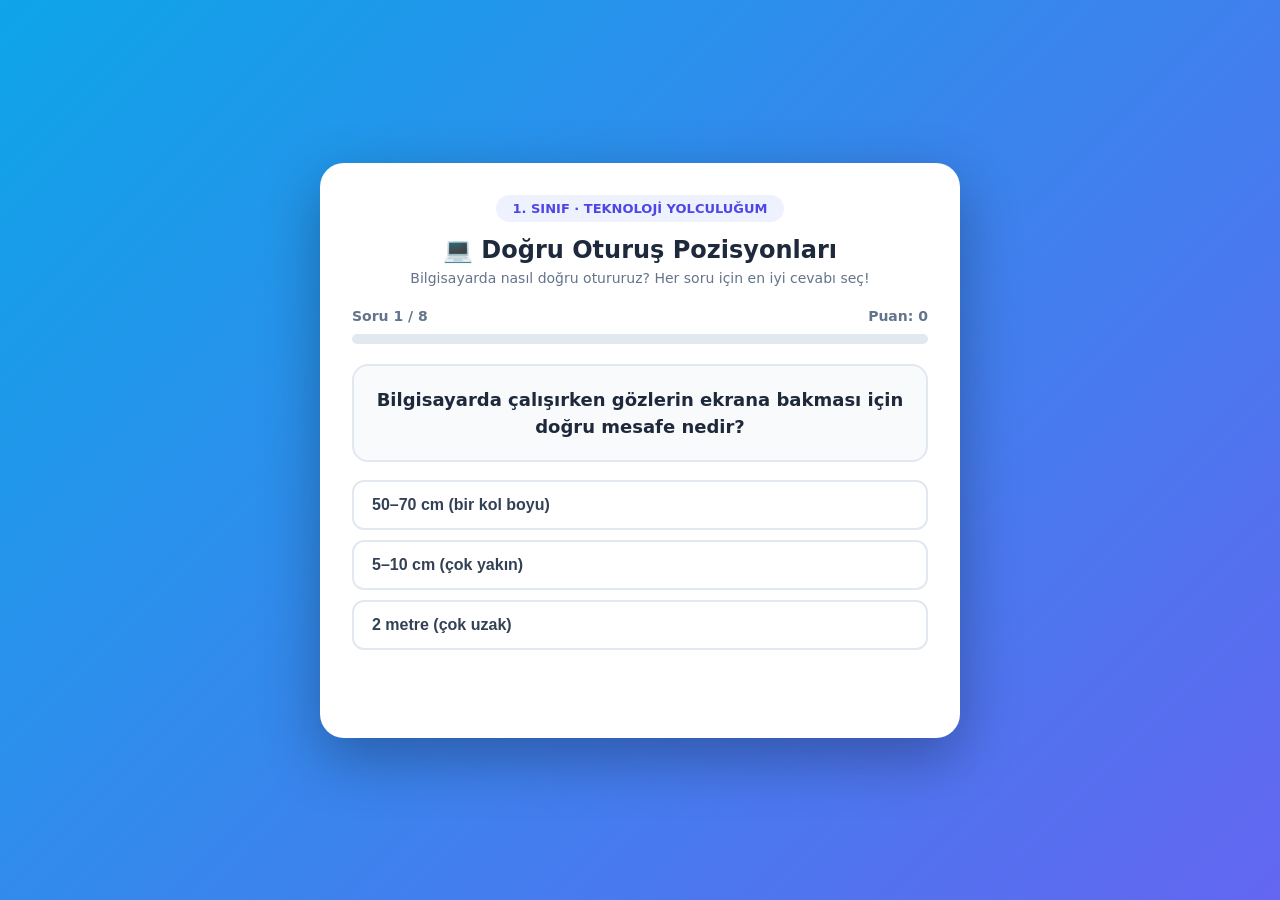
<file: digiq/etkinlikler/teknoloji-yolculugum-dogru-oturus/index.html>
<!DOCTYPE html>
<html lang="tr">
<head>
<meta charset="UTF-8">
<meta name="viewport" content="width=device-width, initial-scale=1.0">
<title>Doğru Oturuş Pozisyonları — Bilfen DigiQuest</title>
<!--
  TEKNOLOJİ YOLCULUĞUM BAŞLIYOR - 1. SINIF - DOĞRU OTURUŞ POZİSYONLARI (Quiz)
  Bilfen Bilişim Zümresi tarafından Wordwall karşıtı olarak sıfırdan yazıldı.
  Sorular: doğru oturuş, ekran mesafesi, klavye-fare kullanımı konuları.
-->
<style>
  * { box-sizing: border-box; margin: 0; padding: 0; }
  body { font-family: 'Segoe UI', system-ui, sans-serif; background: linear-gradient(135deg,#0ea5e9 0%,#6366f1 100%); min-height: 100vh; display: flex; align-items: center; justify-content: center; padding: 16px; }
  .kart { background: #fff; border-radius: 24px; box-shadow: 0 20px 60px rgba(0,0,0,.3); max-width: 640px; width: 100%; padding: 32px; text-align: center; }
  .rozet { display: inline-block; background: #eef2ff; color: #4f46e5; padding: 6px 16px; border-radius: 999px; font-weight: 800; font-size: 13px; margin-bottom: 14px; }
  h1 { color: #1e293b; font-size: 24px; margin-bottom: 6px; }
  .alt { color: #64748b; font-size: 14px; margin-bottom: 22px; }
  .ilerleme { height: 10px; background: #e2e8f0; border-radius: 6px; overflow: hidden; margin-bottom: 20px; }
  .ilerleme > div { height: 100%; background: linear-gradient(90deg,#0ea5e9,#6366f1); transition: width .3s; }
  .soru { background: #f8fafc; border: 2px solid #e2e8f0; border-radius: 16px; padding: 20px; font-size: 18px; font-weight: 700; color: #1e293b; margin-bottom: 18px; line-height: 1.5; }
  .secenek { display: block; width: 100%; padding: 14px 18px; margin-bottom: 10px; border: 2px solid #e2e8f0; border-radius: 12px; background: #fff; font-size: 16px; font-weight: 600; color: #334155; cursor: pointer; transition: all .15s; text-align: left; }
  .secenek:hover { border-color: #6366f1; background: #eef2ff; transform: translateX(4px); }
  .secenek.dogru { background: #dcfce7; border-color: #16a34a; color: #166534; }
  .secenek.yanlis { background: #fee2e2; border-color: #dc2626; color: #991b1b; }
  .secenek:disabled { cursor: default; }
  .geri-bildirim { min-height: 46px; margin-top: 8px; font-weight: 700; font-size: 16px; }
  .geri-bildirim.ok { color: #16a34a; }
  .geri-bildirim.hata { color: #dc2626; }
  .neden { background: #fffbeb; border: 1px solid #fde68a; border-radius: 10px; padding: 10px 14px; font-size: 13px; color: #92400e; margin-top: 8px; text-align: left; line-height: 1.5; }
  .skor-kutusu { display: flex; justify-content: space-between; color: #64748b; font-size: 14px; font-weight: 700; margin-bottom: 10px; }
  .sonuc { display: none; }
  .sonuc .baslik { font-size: 28px; margin-bottom: 10px; }
  .sonuc .puan { font-size: 44px; font-weight: 900; color: #6366f1; margin-bottom: 14px; }
  .btn { display: inline-block; padding: 14px 40px; border: none; border-radius: 14px; background: #6366f1; color: #fff; font-size: 17px; font-weight: 800; cursor: pointer; margin-top: 12px; }
  .btn:hover { background: #4f46e5; }
  .yildiz { font-size: 52px; }
</style>
</head>
<body>
<div class="kart" id="quizKart">
  <div id="oynaNokta">
    <span class="rozet">1. SINIF · TEKNOLOJİ YOLCULUĞUM</span>
    <h1>💻 Doğru Oturuş Pozisyonları</h1>
    <p class="alt">Bilgisayarda nasıl doğru otururuz? Her soru için en iyi cevabı seç!</p>
    <div class="skor-kutusu"><span id="soruSayi">Soru 1</span><span id="skorMetin">Puan: 0</span></div>
    <div class="ilerleme"><div id="ilerlemeCubuk" style="width:0%"></div></div>
    <div class="soru" id="soruMetin"></div>
    <div id="secenekler"></div>
    <div class="geri-bildirim" id="geriBildirim"></div>
  </div>
  <div id="sonucKart" class="sonuc">
    <div class="yildiz" id="sonucEmoji">🏆</div>
    <div class="baslik">Quiz Bitti!</div>
    <div class="puan" id="sonucPuan"></div>
    <p id="sonucMesaj" style="color:#64748b;margin-bottom:6px"></p>
    <button class="btn" onclick="location.reload()">🔄 Tekrar Oyna</button>
  </div>
</div>
<script>
(function () {
  'use strict';
  var SORULAR = [
    { s: 'Bilgisayarda çalışırken gözlerin ekrana bakması için doğru mesafe nedir?', sec: ['50–70 cm (bir kol boyu)', '5–10 cm (çok yakın)', '2 metre (çok uzak)'], d: 0, n: 'Ekran, gözden yaklaşık 50–70 cm uzakta olmalı: bir kol boyu mesafe.' },
    { s: 'Doğru oturuş için sırtımız nasıl olmalı?', sec: ['Kambur ve öne eğik', 'Dik, sandalyeye yaslanmış', 'Ayakta dikilerek'], d: 1, n: 'Sırt dik olmalı; sandalyeye yaslanarak oturmak beli korur.' },
    { s: 'Klavye kullanırken bileklerimiz nasıl durmalı?', sec: ['Masaya gevşek ve düz', 'Yukarı kıvrılmış', 'Cepte'], d: 0, n: 'Bilekler masaya gevşek ve düz konmalı; yukarı kıvrılırsa yorulur.' },
    { s: 'Ayaklar doğru oturuşta nerede olmalı?', sec: ['Havada sallanarak', 'Sandalyenin üstünde', 'Düz biçimde yerde'], d: 2, n: 'Ayak tabanları yere düz basmalı; bu pozu dengeler.' },
    { s: 'Ekranın parlaklığı nasıl ayarlanmalıdır?', sec: ['En yüksek seviyede', 'Gözü yormayacak düzeyde', 'En düşük seviyede'], d: 1, n: 'Parlaklık ortamla dengeli olmalı; aşırı parlaklık gözü yorar.' },
    { s: 'Uzun süre bilgisayarda çalışınca ne yapmalıyız?', sec: ['Ara verip gözlerimizi dinlendirmeliyiz', 'Hiç ara vermeden devam etmeliyiz', 'Ekranı gözümüze yaklaştırmalıyız'], d: 0, n: 'Her 20 dakikada bir kısa ara vermek göz ve kasa iyi gelir.' },
    { s: 'Fareyi tutarken elimiz nasıl olmalı?', sec: ['Sertçe sıkmalı', 'Rahat ve hafif tutmalı', 'Başparmakla vurmalı'], d: 1, n: 'Fare rahat tutulmalı; sıkmak eli yorar.' },
    { s: 'Bilgisayar başında yemek yemek doğru mudur?', sec: ['Doğru, zaman kazandırır', 'Yanlış, cihaza zarar verir ve kirletir', 'Sadece su içilebilir'], d: 1, n: 'Yeme-içme klavyeye ve fareye dökülebilir; bilgisayarı kirletir.' }
  ];
  var i = 0, puan = 0, kilitli = false;
  var soruSayiEl = document.getElementById('soruSayi');
  var skorEl = document.getElementById('skorMetin');
  var cubukEl = document.getElementById('ilerlemeCubuk');
  var soruEl = document.getElementById('soruMetin');
  var seceneklerEl = document.getElementById('secenekler');
  var geriEl = document.getElementById('geriBildirim');

  function soruGoster() {
    kilitli = false;
    geriEl.textContent = ''; geriEl.className = 'geri-bildirim';
    soruSayiEl.textContent = 'Soru ' + (i + 1) + ' / ' + SORULAR.length;
    skorEl.textContent = 'Puan: ' + puan;
    cubukEl.style.width = (i / SORULAR.length * 100) + '%';
    var q = SORULAR[i];
    soruEl.textContent = q.s;
    seceneklerEl.innerHTML = '';
    q.sec.forEach(function (metin, idx) {
      var b = document.createElement('button');
      b.type = 'button'; b.className = 'secenek'; b.textContent = metin;
      b.addEventListener('click', function () { cevapla(idx, b); });
      seceneklerEl.appendChild(b);
    });
  }

  function cevapla(idx, btn) {
    if (kilitli) return;
    kilitli = true;
    var q = SORULAR[i];
    var butonlar = seceneklerEl.children;
    butonlar[q.d].classList.add('dogru');
    if (idx === q.d) {
      puan += 10;
      geriEl.textContent = '✅ Doğru! +10 puan';
      geriEl.className = 'geri-bildirim ok';
    } else {
      btn.classList.add('yanlis');
      geriEl.textContent = '❌ Doğru cevabın yeşil olan: ' + q.sec[q.d];
      geriEl.className = 'geri-bildirim hata';
    }
    var not = document.createElement('div');
    not.className = 'neden'; not.textContent = '💡 ' + q.n;
    geriEl.appendChild(not);
    skorEl.textContent = 'Puan: ' + puan;
    setTimeout(function () {
      i++;
      if (i < SORULAR.length) soruGoster();
      else bitir();
    }, 2600);
  }

  function bitir() {
    cubukEl.style.width = '100%';
    document.getElementById('oynaNokta').style.display = 'none';
    document.getElementById('sonucKart').style.display = 'block';
    document.getElementById('sonucPuan').textContent = puan + ' puan';
    var toplam = SORULAR.length * 10;
    var yuzde = Math.round(puan / toplam * 100);
    var emoji = yuzde >= 80 ? '🏆' : yuzde >= 50 ? '💪' : '📚';
    var mesaj = yuzde >= 80 ? 'Harika! Bilgisayar başında çok dikkatlisin.' : yuzde >= 50 ? 'İyi iş! Birkaç konuyu tekrar edelim.' : 'Tekrar deneyelim, birlikte öğreneceğiz.';
    document.getElementById('sonucEmoji').textContent = emoji;
    document.getElementById('sonucMesaj').textContent = mesaj;
  }

  soruGoster();
})();
</script>
</body>
</html>
</file>
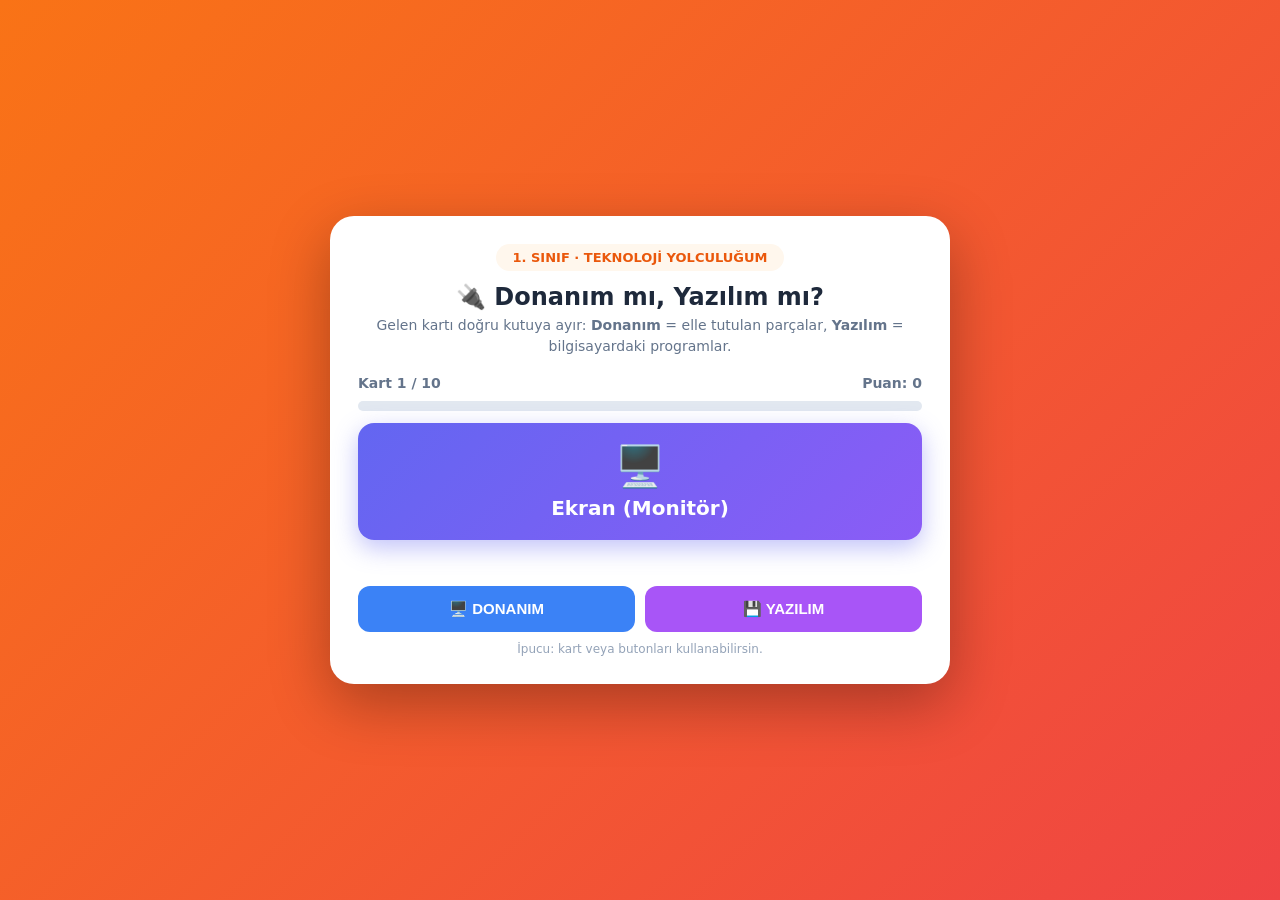
<file: digiq/etkinlikler/teknoloji-yolculugum-donanim-yazilim/index.html>
<!DOCTYPE html>
<html lang="tr">
<head>
<meta charset="UTF-8">
<meta name="viewport" content="width=device-width, initial-scale=1.0">
<title>Donanım mı, Yazılım mı? — Bilfen DigiQuest</title>
<!--
  TEKNOLOJİ YOLCULUĞUM BAŞLIYOR - 1. SINIF - DONANIM-YAZILIM (EŞLEŞTİRME)
  Bilfen Bilişim Zümresi tarafından Wordwall karşıtı olarak sıfırdan yazıldı.
  Öğrenci kartı "Donanım" veya "Yazılım" kutusuna sınıflandırır.
-->
<style>
  * { box-sizing: border-box; margin: 0; padding: 0; }
  body { font-family: 'Segoe UI', system-ui, sans-serif; background: linear-gradient(135deg,#f97316 0%,#ef4444 100%); min-height: 100vh; display: flex; align-items: center; justify-content: center; padding: 16px; }
  .kart { background: #fff; border-radius: 24px; box-shadow: 0 20px 60px rgba(0,0,0,.3); max-width: 620px; width: 100%; padding: 28px; text-align: center; }
  .rozet { display: inline-block; background: #fff7ed; color: #ea580c; padding: 6px 16px; border-radius: 999px; font-weight: 800; font-size: 13px; margin-bottom: 12px; }
  h1 { color: #1e293b; font-size: 24px; margin-bottom: 4px; }
  .alt { color: #64748b; font-size: 14px; margin-bottom: 18px; line-height: 1.5; }
  .kutu-satir { display: flex; gap: 12px; margin-bottom: 16px; }
  .hedef { flex: 1; padding: 16px 8px; border-radius: 14px; border: 3px dashed #cbd5e1; font-weight: 800; font-size: 16px; color: #475569; transition: all .2s; }
  .hedef.donanim { background: #eff6ff; }
  .hedef.yazilim { background: #fdf4ff; }
  .hedef.uzerinde { border-color: #f59e0b; background: #fef3c7; }
  .hedef.dogru-gitti { border-color: #16a34a; background: #dcfce7; }
  .hedef.yanlis-gitti { border-color: #dc2626; background: #fee2e2; }
  .kart-el { background: linear-gradient(135deg,#6366f1,#8b5cf6); color: #fff; border-radius: 16px; padding: 20px 16px; font-size: 20px; font-weight: 800; box-shadow: 0 8px 24px rgba(99,102,241,.4); margin-bottom: 14px; cursor: grab; user-select: none; }
  .kart-el .emoji { font-size: 40px; display: block; margin-bottom: 6px; }
  .kart-el.sonraki-anim { animation: giris .3s ease; }
  @keyframes giris { from { transform: scale(.7); opacity: 0; } to { transform: scale(1); opacity: 1; } }
  .buton-satir { display: flex; gap: 10px; }
  .btn { flex: 1; padding: 14px; border: none; border-radius: 12px; font-size: 15px; font-weight: 800; cursor: pointer; transition: transform .1s; }
  .btn:active { transform: scale(.97); }
  .btn-donanim { background: #3b82f6; color: #fff; }
  .btn-yazilim { background: #a855f7; color: #fff; }
  .skor-kutusu { display: flex; justify-content: space-between; color: #64748b; font-size: 14px; font-weight: 700; margin-bottom: 10px; }
  .geri-bildirim { min-height: 24px; font-weight: 700; font-size: 15px; margin-bottom: 8px; }
  .ok { color: #16a34a; } .hata { color: #dc2626; }
  .ilerleme { height: 10px; background: #e2e8f0; border-radius: 6px; overflow: hidden; margin-bottom: 12px; }
  .ilerleme > div { height: 100%; background: linear-gradient(90deg,#f97316,#ef4444); transition: width .3s; }
  .sonuc { display: none; }
  .sonuc .puan { font-size: 44px; font-weight: 900; color: #f97316; margin-bottom: 12px; }
  .btn-tek { display: inline-block; padding: 14px 40px; border: none; border-radius: 14px; background: #f97316; color: #fff; font-size: 17px; font-weight: 800; cursor: pointer; margin-top: 12px; }
</style>
</head>
<body>
<div class="kart">
  <div id="oynaNokta">
    <span class="rozet">1. SINIF · TEKNOLOJİ YOLCULUĞUM</span>
    <h1>🔌 Donanım mı, Yazılım mı?</h1>
    <p class="alt">Gelen kartı doğru kutuya ayır: <b>Donanım</b> = elle tutulan parçalar, <b>Yazılım</b> = bilgisayardaki programlar.</p>
    <div class="skor-kutusu"><span id="kartSayi">Kart 1</span><span id="skorMetin">Puan: 0</span></div>
    <div class="ilerleme"><div id="ilerlemeCubuk" style="width:0%"></div></div>
    <div class="kart-el" id="kartEl"></div>
    <div class="geri-bildirim" id="geriBildirim"></div>
    <div class="buton-satir">
      <button class="btn btn-donanim" id="btnDonanim">🖥️ DONANIM</button>
      <button class="btn btn-yazilim" id="btnYazilim">💾 YAZILIM</button>
    </div>
    <p style="margin-top:10px;font-size:12px;color:#94a3b8">İpucu: kart veya butonları kullanabilirsin.</p>
  </div>
  <div id="sonucKart" class="sonuc">
    <div style="font-size:52px" id="sonucEmoji">🏆</div>
    <div style="font-size:28px;margin-bottom:10px;font-weight:800;color:#1e293b">Bitti!</div>
    <div class="puan" id="sonucPuan"></div>
    <p id="sonucMesaj" style="color:#64748b"></p>
    <button class="btn-tek" onclick="location.reload()">🔄 Tekrar Oyna</button>
  </div>
</div>
<script>
(function () {
  'use strict';
  var KARTLAR = [
    { ad: 'Klavye', emoji: '⌨️', tip: 'donanim' },
    { ad: 'Boyama Programı', emoji: '🎨', tip: 'yazilim' },
    { ad: 'Fare', emoji: '🖱️', tip: 'donanim' },
    { ad: 'Müzik Uygulaması', emoji: '🎵', tip: 'yazilim' },
    { ad: 'Ekran (Monitör)', emoji: '🖥️', tip: 'donanim' },
    { ad: 'Oyun Yazılımı', emoji: '🎮', tip: 'yazilim' },
    { ad: 'Kasa (Bilgisayarda ana kutu)', emoji: '🗄️', tip: 'donanim' },
    { ad: 'Hesap Makinesi Programı', emoji: '🔢', tip: 'yazilim' },
    { ad: 'Kulaklık', emoji: '🎧', tip: 'donanim' },
    { ad: 'Yazı Yazma Programı', emoji: '📝', tip: 'yazilim' }
  ];
  var i = 0, puan = 0, kilitli = false;
  var kartEl = document.getElementById('kartEl');
  var kartSayiEl = document.getElementById('kartSayi');
  var skorEl = document.getElementById('skorMetin');
  var geriEl = document.getElementById('geriBildirim');
  var cubukEl = document.getElementById('ilerlemeCubuk');

  function karistir(liste) {
    for (var j = liste.length - 1; j > 0; j--) {
      var k = Math.floor(Math.random() * (j + 1));
      var g = liste[j]; liste[j] = liste[k]; liste[k] = g;
    }
    return liste;
  }
  karistir(KARTLAR);

  function kartGoster() {
    kilitli = false;
    geriEl.textContent = ''; geriEl.className = 'geri-bildirim';
    kartSayiEl.textContent = 'Kart ' + (i + 1) + ' / ' + KARTLAR.length;
    cubukEl.style.width = (i / KARTLAR.length * 100) + '%';
    var k = KARTLAR[i];
    kartEl.innerHTML = '<span class="emoji">' + k.emoji + '</span>' + k.ad;
    kartEl.style.cursor = 'grab';
  }

  function sec(tip) {
    if (kilitli) return;
    kilitli = true;
    var k = KARTLAR[i];
    if (tip === k.tip) {
      puan += 10;
      geriEl.textContent = '✅ Doğru! +10 puan';
      geriEl.className = 'geri-bildirim ok';
    } else {
      geriEl.textContent = k.tip === 'donanim' ? '❌ Bu bir DONANIM: elle tutulan bir parça.' : '❌ Bu bir YAZILIM: bilgisayardaki bir program.';
      geriEl.className = 'geri-bildirim hata';
    }
    skorEl.textContent = 'Puan: ' + puan;
    setTimeout(function () {
      i++;
      if (i < KARTLAR.length) { kartGoster(); }
      else bitir();
    }, 1400);
  }

  function bitir() {
    cubukEl.style.width = '100%';
    document.getElementById('oynaNokta').style.display = 'none';
    document.getElementById('sonucKart').style.display = 'block';
    document.getElementById('sonucPuan').textContent = puan + ' puan';
    var toplam = KARTLAR.length * 10;
    var yuzde = Math.round(puan / toplam * 100);
    document.getElementById('sonucEmoji').textContent = yuzde >= 80 ? '🏆' : yuzde >= 50 ? '💪' : '📚';
    document.getElementById('sonucMesaj').textContent = yuzde >= 80 ? 'Harika! Donanım ve yazılımı çok iyi ayırıyorsun.' : yuzde >= 50 ? 'İyi iş! Birkaç kartı tekrar düşünelim.' : 'Tekrar deneyelim!';
  }

  document.getElementById('btnDonanim').addEventListener('click', function () { sec('donanim'); });
  document.getElementById('btnYazilim').addEventListener('click', function () { sec('yazilim'); });
  kartEl.addEventListener('click', function () {
    /* Kartın kendisine tıklamak seçim yapmaz; butonlar veya D/Y tuşları kullanılır */
  });
  /* Klavye kısayolu: D = donanım, Y = yazılım */
  document.addEventListener('keydown', function (e) {
    var harf = (e.key || '').toLowerCase();
    if (harf === 'd') sec('donanim');
    else if (harf === 'y') sec('yazilim');
  });

  kartGoster();
})();
</script>
</body>
</html>
</file>
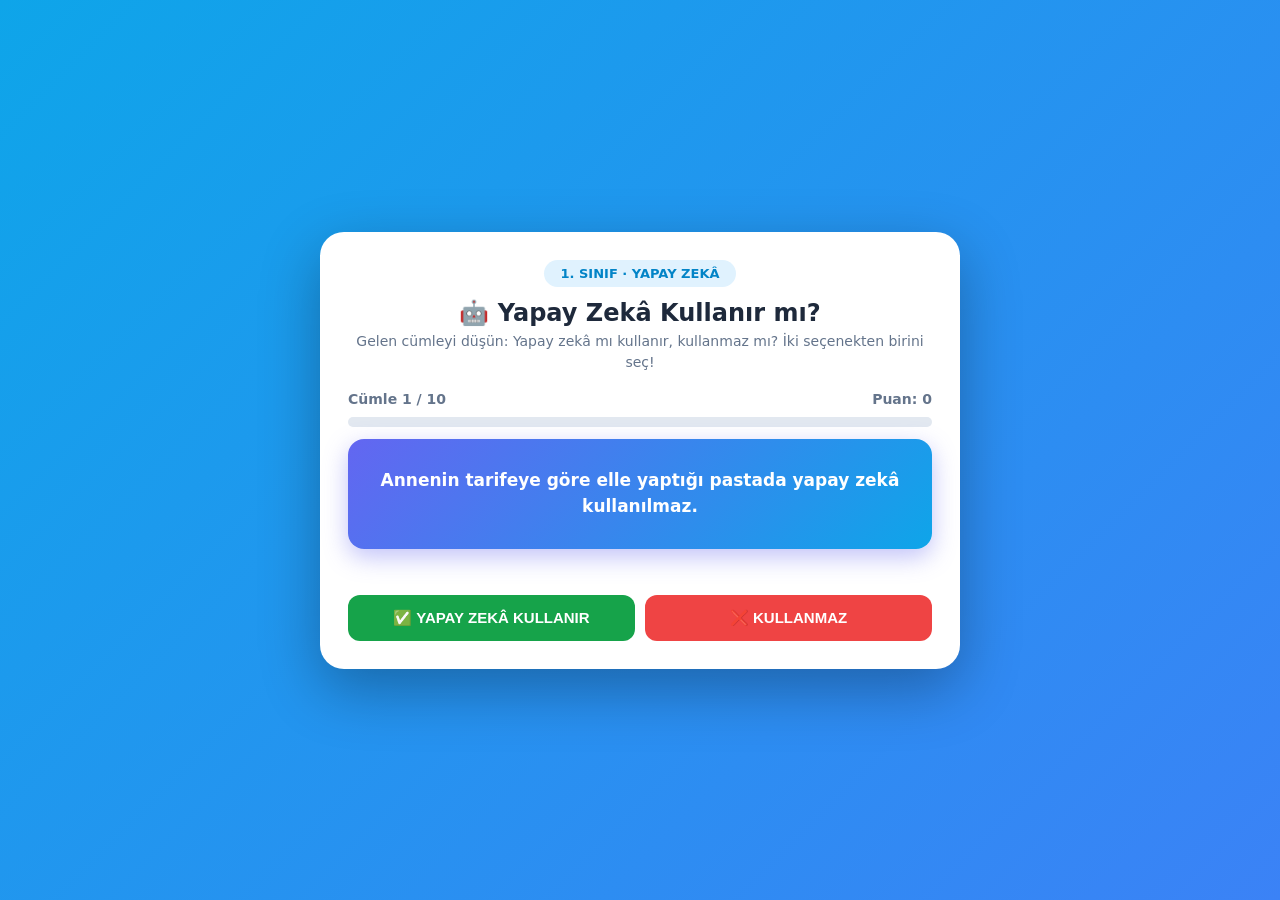
<file: digiq/etkinlikler/yapay-zeka-siralama/index.html>
<!DOCTYPE html>
<html lang="tr">
<head>
<meta charset="UTF-8">
<meta name="viewport" content="width=device-width, initial-scale=1.0">
<title>Yapay Zekâ Sıralama — Bilfen DigiQuest</title>
<!--
  1. SINIF - YAPAY ZEKÂ (SIRALAMA)
  Bilfen Bilişim Zümresi tarafından Wordwall karşıtı olarak sıfırdan yazıldı.
  Öğrenci cümleleri "Yapay Zekâ Kullanır" / "Kullanmaz" olarak sınıflandırır.
-->
<style>
  * { box-sizing: border-box; margin: 0; padding: 0; }
  body { font-family: 'Segoe UI', system-ui, sans-serif; background: linear-gradient(135deg,#0ea5e9 0%,#3b82f6 100%); min-height: 100vh; display: flex; align-items: center; justify-content: center; padding: 16px; }
  .kart { background: #fff; border-radius: 24px; box-shadow: 0 20px 60px rgba(0,0,0,.3); max-width: 640px; width: 100%; padding: 28px; text-align: center; }
  .rozet { display: inline-block; background: #e0f2fe; color: #0284c7; padding: 6px 16px; border-radius: 999px; font-weight: 800; font-size: 13px; margin-bottom: 12px; }
  h1 { color: #1e293b; font-size: 24px; margin-bottom: 4px; }
  .alt { color: #64748b; font-size: 14px; margin-bottom: 18px; line-height: 1.5; }
  .cumbles-kart { background: linear-gradient(135deg,#6366f1,#0ea5e9); color: #fff; border-radius: 16px; padding: 22px 18px; font-size: 17px; font-weight: 700; box-shadow: 0 8px 24px rgba(99,102,241,.4); margin-bottom: 14px; line-height: 1.5; min-height: 110px; display: flex; align-items: center; justify-content: center; }
  .cumbles-kart.sonraki-anim { animation: giris .3s ease; }
  @keyframes giris { from { transform: scale(.8); opacity: 0; } to { transform: scale(1); opacity: 1; } }
  .buton-satir { display: flex; gap: 10px; }
  .btn { flex: 1; padding: 14px 10px; border: none; border-radius: 12px; font-size: 15px; font-weight: 800; cursor: pointer; transition: transform .1s; }
  .btn:active { transform: scale(.97); }
  .btn-evet { background: #16a34a; color: #fff; }
  .btn-hayir { background: #ef4444; color: #fff; }
  .skor-kutusu { display: flex; justify-content: space-between; color: #64748b; font-size: 14px; font-weight: 700; margin-bottom: 10px; }
  .geri-bildirim { min-height: 24px; font-weight: 700; font-size: 15px; margin-bottom: 8px; }
  .ok { color: #16a34a; } .hata { color: #dc2626; }
  .ilerleme { height: 10px; background: #e2e8f0; border-radius: 6px; overflow: hidden; margin-bottom: 12px; }
  .ilerleme > div { height: 100%; background: linear-gradient(90deg,#0ea5e9,#6366f1); transition: width .3s; }
  .sonuc { display: none; }
  .sonuc .puan { font-size: 44px; font-weight: 900; color: #0ea5e9; margin-bottom: 12px; }
  .btn-tek { display: inline-block; padding: 14px 40px; border: none; border-radius: 14px; background: #0ea5e9; color: #fff; font-size: 17px; font-weight: 800; cursor: pointer; margin-top: 12px; }
</style>
</head>
<body>
<div class="kart">
  <div id="oynaNokta">
    <span class="rozet">1. SINIF · YAPAY ZEKÂ</span>
    <h1>🤖 Yapay Zekâ Kullanır mı?</h1>
    <p class="alt">Gelen cümleyi düşün: Yapay zekâ mı kullanır, kullanmaz mı? İki seçenekten birini seç!</p>
    <div class="skor-kutusu"><span id="cumblesSayi">Cümle 1</span><span id="skorMetin">Puan: 0</span></div>
    <div class="ilerleme"><div id="ilerlemeCubuk" style="width:0%"></div></div>
    <div class="cumbles-kart" id="cumblesKart"></div>
    <div class="geri-bildirim" id="geriBildirim"></div>
    <div class="buton-satir">
      <button class="btn btn-evet" id="btnEvet">✅ YAPAY ZEKÂ KULLANIR</button>
      <button class="btn btn-hayir" id="btnHayir">❌ KULLANMAZ</button>
    </div>
  </div>
  <div id="sonucKart" class="sonuc">
    <div style="font-size:52px" id="sonucEmoji">🏆</div>
    <div style="font-size:28px;margin-bottom:10px;font-weight:800;color:#1e293b">Bitti!</div>
    <div class="puan" id="sonucPuan"></div>
    <p id="sonucMesaj" style="color:#64748b"></p>
    <button class="btn-tek" onclick="location.reload()">🔄 Tekrar Oyna</button>
  </div>
</div>
<script>
(function () {
  'use strict';
  var CUMLELER = [
    { c: 'Sesli asistanla konuşup "Bugün hava nasıl?" diye sorabilirsin.', k: true },
    { c: 'Telefonuna koyduğunuz çizimi arkadaşın elle çizdi; o resimde yapay zekâ yoktur.', k: false },
    { c: 'Video izlerken önerilen videolar yapay zekâ tarafından seçilir.', k: true },
    { c: 'Kağıda kalemle yazdığın mektupta hiç yapay zekâ yoktur.', k: false },
    { c: 'Kameranın yüzünü tanıyıp kilidi açması yapay zekâ işidir.', k: true },
    { c: 'Oyuncak ayısını rafa kaldırmak için yapay zekâ kullanmazsın.', k: false },
    { c: 'Klavyede yazarken kelimeyi tamamlamakta yapay zekâ yardım eder.', k: true },
    { c: 'Annenin tarifeye göre elle yaptığı pastada yapay zekâ kullanılmaz.', k: false },
    { c: 'Arabada yol gösteren navigasyon yapay zekâ ile çalışır.', k: true },
    { c: 'Bahçedeki çiçekleri elle sularız; yapay zekâ gerekmez.', k: false }
  ];
  var i = 0, puan = 0, kilitli = false;
  var kartEl = document.getElementById('cumblesKart');
  var sayiEl = document.getElementById('cumblesSayi');
  var skorEl = document.getElementById('skorMetin');
  var geriEl = document.getElementById('geriBildirim');
  var cubukEl = document.getElementById('ilerlemeCubuk');

  function karistir(liste) {
    for (var j = liste.length - 1; j > 0; j--) {
      var k = Math.floor(Math.random() * (j + 1));
      var g = liste[j]; liste[j] = liste[k]; liste[k] = g;
    }
    return liste;
  }
  /* Cümle düzeltmeleri yukarıdaki listede yapıldı */
  karistir(CUMLELER);

  function sec(kullanir) {
    if (kilitli) return;
    kilitli = true;
    var c = CUMLELER[i];
    if (kullanir === c.k) {
      puan += 10;
      geriEl.textContent = '✅ Doğru! +10 puan';
      geriEl.className = 'geri-bildirim ok';
    } else {
      geriEl.textContent = c.k ? '❌ Bu işte yapay zekâ VAR.' : '❌ Bu işte yapay zekâ YOK.';
      geriEl.className = 'geri-bildirim hata';
    }
    skorEl.textContent = 'Puan: ' + puan;
    setTimeout(function () {
      i++;
      if (i < CUMLELER.length) goster();
      else bitir();
    }, 1400);
  }

  function goster() {
    kilitli = false;
    geriEl.textContent = ''; geriEl.className = 'geri-bildirim';
    sayiEl.textContent = 'Cümle ' + (i + 1) + ' / ' + CUMLELER.length;
    cubukEl.style.width = (i / CUMLELER.length * 100) + '%';
    kartEl.textContent = CUMLELER[i].c;
  }

  function bitir() {
    cubukEl.style.width = '100%';
    document.getElementById('oynaNokta').style.display = 'none';
    document.getElementById('sonucKart').style.display = 'block';
    document.getElementById('sonucPuan').textContent = puan + ' puan';
    var toplam = CUMLELER.length * 10;
    var yuzde = Math.round(puan / toplam * 100);
    document.getElementById('sonucEmoji').textContent = yuzde >= 80 ? '🏆' : yuzde >= 50 ? '💪' : '📚';
    document.getElementById('sonucMesaj').textContent = yuzde >= 80 ? 'Harika! Yapay zekâyı nerede göreceğini biliyorsun.' : yuzde >= 50 ? 'İyi iş! Birkaç örneği tekrar konuşalım.' : 'Tekrar deneyelim!';
  }

  document.getElementById('btnEvet').addEventListener('click', function () { sec(true); });
  document.getElementById('btnHayir').addEventListener('click', function () { sec(false); });
  document.addEventListener('keydown', function (e) {
    var harf = (e.key || '').toLowerCase();
    if (harf === 'e') sec(true);
    else if (harf === 'h') sec(false);
  });

  goster();
})();
</script>
</body>
</html>
</file>
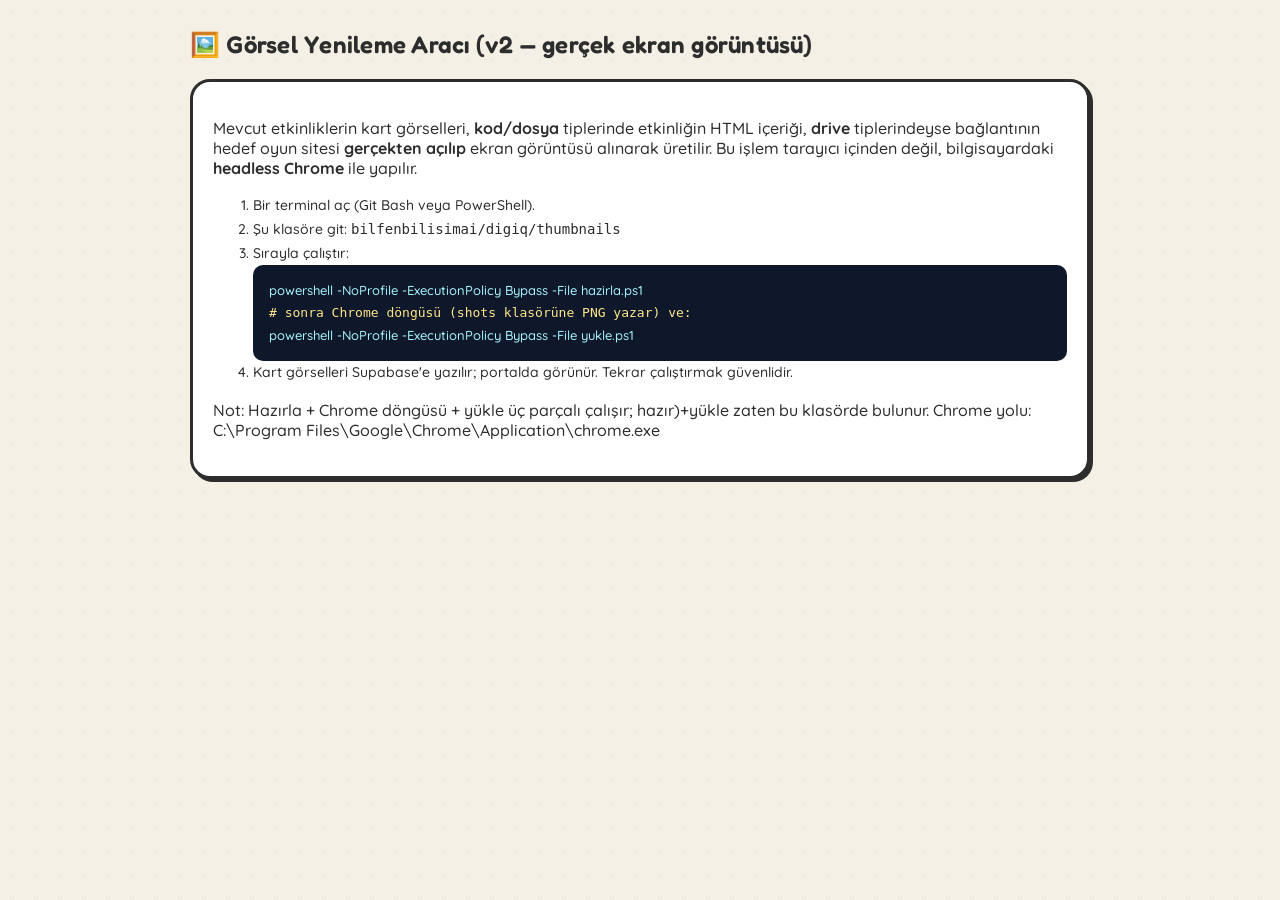
<file: digiq/gorsel-yenile.html>
<!DOCTYPE html>
<html lang="tr">
<head>
<meta charset="utf-8">
<meta name="viewport" content="width=device-width,initial-scale=1">
<title>Görsel Yenileme Aracı — Bilfen DigiQuest</title>
<style>
  body { font-family: system-ui, sans-serif; max-width: 900px; margin: 30px auto; padding: 0 16px; background: #f8fafc; color: #1e293b; }
  .kart { background: #fff; border-radius: 14px; padding: 20px; box-shadow: 0 4px 14px rgba(0,0,0,.06); margin-bottom: 16px; }
  .kod { background: #0f172a; color: #a5f3fc; border-radius: 10px; padding: 14px 16px; font-size: 13px; overflow: auto; }
  .kod code { color: #fde68a; font-family: Consolas, monospace; }
  ol.talimat { line-height: 1.7; font-size: 14px; }
</style>

<link rel="stylesheet" href="assets/fonts/daisy-fonts.css">
<link rel="stylesheet" href="assets/daisy-days.css">
</head>
<body>
<h2>🖼️ Görsel Yenileme Aracı (v2 — gerçek ekran görüntüsü)</h2>
<div class="kart">
  <p>Mevcut etkinliklerin kart görselleri, <b>kod/dosya</b> tiplerinde etkinliğin HTML içeriği,
     <b>drive</b> tiplerindeyse bağlantının hedef oyun sitesi <b>gerçekten açılıp</b> ekran görüntüsü alınarak üretilir.
     Bu işlem tarayıcı içinden değil, bilgisayardaki <b>headless Chrome</b> ile yapılır.</p>
  <ol class="talimat">
    <li>Bir terminal aç (Git Bash veya PowerShell).</li>
    <li>Şu klasöre git: <code>bilfenbilisimai/digiq/thumbnails</code></li>
    <li>Sırayla çalıştır:
      <div class="kod">
        powershell -NoProfile -ExecutionPolicy Bypass -File hazirla.ps1<br>
        <code># sonra Chrome döngüsü (shots klasörüne PNG yazar) ve:</code><br>
        powershell -NoProfile -ExecutionPolicy Bypass -File yukle.ps1
      </div>
    </li>
    <li>Kart görselleri Supabase'e yazılır; portalda görünür. Tekrar çalıştırmak güvenlidir.</li>
  </ol>
  <p class="mini">Not: Hazırla + Chrome döngüsü + yükle üç parçalı çalışır; hazır)+yükle zaten bu klasörde bulunur. Chrome yolu: C:\Program Files\Google\Chrome\Application\chrome.exe</p>
</div>
</body>
</html>
</file>
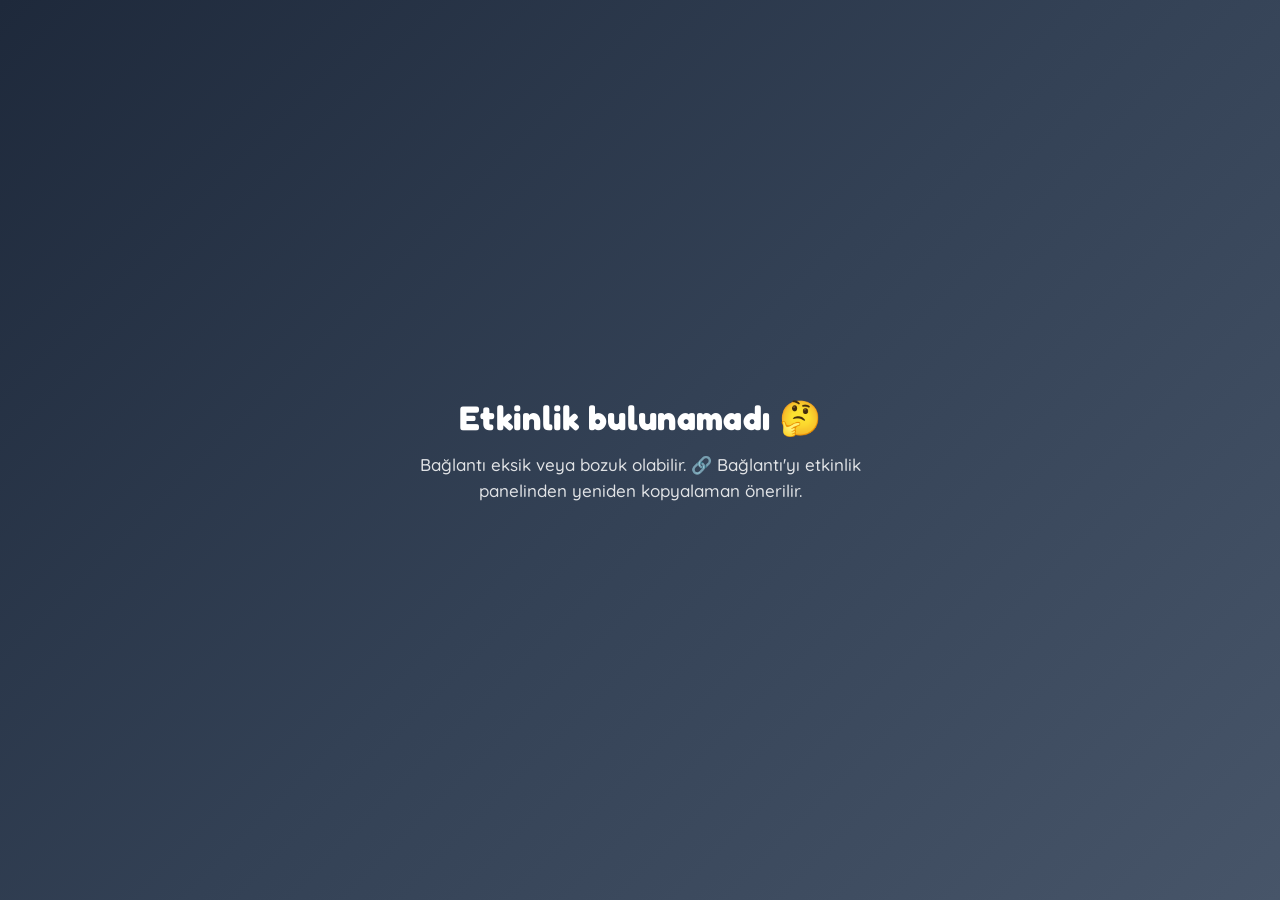
<file: digiq/oynat.html>
<!DOCTYPE html>
<html lang="tr">
<head>
<meta charset="UTF-8">
<meta name="viewport" content="width=device-width, initial-scale=1.0">
<title>Etkinlik — Bilfen DigiQuest</title>
<link rel="icon" type="image/png" href="robi.png">
<!--
  v2.8.8 - OYNATIC SAYFASI (paylaşılabilir kalıcı etkinlik linki)
  Sorun: index.html özel kod/dosya etkinliklerini "Yeni sekmede aç" ile blob: URL
  olarak veriyordu; blob linkleri oturum sonunda ölür, Classroom/LanSchool/plan
  içine yapıştırılınca açılmaz.
  Çözüm: OYNAT.HTML gerçek bir dosyadır — açılışı her zaman çalışır:
    oynat.html?id=<etkinlik-id>            (özel: id uuid; istersen ozel_<uuid> da geçer)
    oynat.html#etkinlik=<id>
  Davranış:
    • Statik etkinlik  → oyunun kendi index.html'ine ?fs=1 ile yönlendirilir.
    • Özel kod/dosya   → içeriği anon (onaylı görünümden) çeker, tam sayfa oynatır.
    • Özel drive       → bağlantıya yönlendirilir.
    • Kapalı/tarihli   → bilgilendirme ekranı (portal kapı kontrolüyle aynı kural).
  Link her yerde kalıcıdır: e-posta, Google Classroom, LanSchool, Word ders planı…
-->
<style>
  :root { color-scheme: light dark; }
  * { box-sizing: border-box; }
  html, body { margin: 0; padding: 0; height: 100%; background: #0f172a; font-family: system-ui, -apple-system, 'Segoe UI', Roboto, sans-serif; }
  .ekran { position: fixed; inset: 0; display: flex; flex-direction: column; align-items: center; justify-content: center; gap: 14px; color: #fff; text-align: center; padding: 28px; background: linear-gradient(135deg,#1e293b 0%,#334155 50%,#475569 100%); }
  .ekran h1 { font-size: clamp(22px, 5vw, 34px); font-weight: 800; margin: 0; }
  .ekran p { font-size: clamp(14px, 2.5vw, 17px); opacity: .85; max-width: 520px; margin: 0; line-height: 1.5; }
  .donen { width: 44px; height: 44px; border-radius: 50%; border: 5px solid rgba(255,255,255,.25); border-top-color: #fff; animation: donme .9s linear infinite; }
  @keyframes donme { to { transform: rotate(360deg); } }
  .ekran .btn { padding: 14px 40px; border: none; border-radius: 14px; background: #fff; color: #1e293b; font-size: clamp(16px, 3vw, 22px); font-weight: 800; cursor: pointer; box-shadow: 0 8px 32px rgba(0,0,0,.35); text-decoration: none; display: inline-block; }
  .ekran .mini { font-size: 12px; opacity: .6; margin-top: 6px; }
  #oyunCerceve { position: fixed; inset: 0; width: 100%; height: 100%; border: 0; background: #fff; display: none; }
  .uye-bar { position: fixed; top: 0; left: 0; right: 0; z-index: 10000; display: none; align-items: center; gap: 10px; padding: 8px 14px; background: rgba(15,23,42,.92); color: #fff; font-size: 14px; font-weight: 700; }
  .uye-bar a { color: #93c5fd; font-size: 13px; text-decoration: none; margin-left: auto; }
</style>
<script src="assets/portal-data.js"></script>

<link rel="stylesheet" href="assets/fonts/daisy-fonts.css">
<link rel="stylesheet" href="assets/daisy-days.css">
</head>
<body>

<div class="ekran" id="beklemeEkrani">
  <div class="donen"></div>
  <h1>Etkinlik hazırlanıyor…</h1>
  <p>Bilfen DigiQuest etkinliği yükleniyor, lütfen bekle.</p>
</div>

<div class="uye-bar" id="uyeBar">
  <span id="uyeAd"></span>
  <a href="index.html" target="_blank" rel="noopener">🧩 Bütün Etkinlikler</a>
</div>

<iframe id="oyunCerceve" title="Etkinlik" allow="fullscreen; autoplay; clipboard-read; clipboard-write"></iframe>

<script>
(function () {
  'use strict';
  var $ = function (id) { return document.getElementById(id); };

  /* ---------- 1) Bağlantıdan etkinlik id'sini al ---------- */
  var id = '';
  try { id = decodeURIComponent((location.search || '').match(/[?&]id=([^&]+)/) ? RegExp.$1 : ''); } catch (e) {}
  if (!id) {
    var mh = (location.hash || '').match(/^#etkinlik=(.+)$/);
    if (mh) { try { id = decodeURIComponent(mh[1]); } catch (e) { id = mh[1]; } }
  }
  if (id) { id = id.trim().replace(/^ozel_/, ''); }

  function hataEkrani(baslik, mesaj) {
    var ek = $('beklemeEkrani');
    ek.querySelector('.donen').style.display = 'none';
    ek.querySelector('h1').textContent = baslik;
    ek.querySelector('p').textContent = mesaj;
    document.title = baslik + ' — Bilfen DigiQuest';
  }

  function yukleniyorEkrani(baslik, mesaj) {
    $('beklemeEkrani').querySelector('h1').textContent = baslik;
    $('beklemeEkrani').querySelector('p').textContent = mesaj;
    document.title = baslik + ' — Bilfen DigiQuest';
  }

  function uyeBarAc(ad) {
    $('uyeAd').textContent = ad;
    $('uyeBar').style.display = 'flex';
  }

  /* ---------- 2a) Statik etkinlik: doğrudan oyunun adresine git ---------- */
  function statikOyunAc(etkinlik) {
    yukleniyorEkrani(etkinlik.ad, 'Etkinlik açılıyor…');
    var hedef = etkinlik.url + (etkinlik.url.indexOf('?') >= 0 ? '&' : '?') + 'fs=1';
    location.replace(hedef);
  }

  /* ---------- 2b) Özel etkinlik: içeriği çektikten sonra tam sayfa oynat ---------- */
  function ozelEtkinlikAc(o) {
    /* Kapı kuralları portalla aynı: kapalı etkinlik açılmaz. */
    var simdi = Date.now();
    var acik = o.acik !== false;
    var erken = o.acilis && new Date(o.acilis).getTime() > simdi;
    var gecti = o.kapanis && new Date(o.kapanis).getTime() < simdi;
    if (!acik || erken || gecti) {
      var sebep = !acik ? 'Bu etkinlik öğretmenin tarafından şu an kapatıldı.'
        : erken ? 'Bu etkinlik için yayın tarihi henüz gelmedi.'
        : 'Bu etkinliğin yayın dönemi sona erdi.';
      return hataEkrani('🔒 Etkinlik şu an kapalı', sebep + ' Öğretmenine sorabilirsin.');
    }
    var icerik = o.icerik || '';
    if (!icerik && o.tip === 'drive') { location.replace(o.icerik || ''); return; }
    if (!icerik) return hataEkrani('İçerik alınamadı',    'Etkinlik dosyası boş görünüyor. Öğretmeninle etkinliği yeniden oluşturmayı deneyebilirsin.');

    document.title = (o.ad || 'Etkinlik') + ' — Bilfen DigiQuest';
    uyeBarAc(o.ad || 'Özel Etkinlik');
    var cerceve = $('oyunCerceve');
    cerceve.srcdoc = htmlSarmala(icerik);
    cerceve.addEventListener('load', function () {
      $('beklemeEkrani').style.display = 'none';
      cerceve.style.display = 'block';
    });
  }

  /* ---------- 3) Uygun kaynağı bul ve oynat ---------- */
  function htmlSarmala(kod) {
    var k = String(kod || '').trim();
    if (!k) return '';
    if (/<html[\s>]/i.test(k) || /<!doctype\s+html>/i.test(k)) return k;
    return '<!DOCTYPE html><html><head><meta charset="utf-8">' +
      '<meta name="viewport" content="width=device-width,initial-scale=1">' +
      '</head><body>' + k + '</body></html>';
  }

  var statikler = (window.ETKINLIKLER || []).concat(window.OZEL_ETKINLIKLER || []);
  var statik = null;
  for (var i = 0; i < statikler.length; i++) { if (statikler[i].id === id) { statik = statikler[i]; break; } }

  if (statik) { statikOyunAc(statik); return; }

  /* Özel etkinlik: onaylı (anon) görünümde id ile arama — kapalı olanların İçerik alanı burada null gelir */
  if (!window.SUPABASE_CONFIG || !window.SUPABASE_CONFIG.url) {
    hataEkrani('Yerel önizleme modu', 'Bu modda özel etkinlik veritabanı kapalı. Özel etkinlik bağlantıları canlı sitede çalışır.');
    return;
  }
  /* Geçersiz biçimli id (uuid değil) → doğrudan bulunamadı (PostgREST 400 verir) */
  if (!/^[0-9a-fA-F]{8}-[0-9a-fA-F]{4}-[0-9a-fA-F]{4}-[0-9a-fA-F]{4}-[0-9a-fA-F]{12}$/.test(id)) {
    return hataEkrani('Etkinlik bulunamadı 🤔', "Bağlantı eksik veya bozuk olabilir. 🔗 Bağlantı'yı etkinlik panelinden yeniden kopyalaman önerilir.");
  }
  var basliklar = { apikey: SUPABASE_CONFIG.anon, Authorization: 'Bearer ' + SUPABASE_CONFIG.anon };
  fetch(SUPABASE_CONFIG.url + '/rest/v1/ozel_etkinlik_ogrenci?select=*&id=eq.' + encodeURIComponent(id), { headers: basliklar })
    .then(function (r) { if (!r.ok) throw new Error(String(r.status)); return r.json(); })
    .then(function (satirlar) {
      var o = (satirlar || [])[0];
      if (!o) return hataEkrani('Etkinlik bulunamadı 🤔', 'Bağlantı eksik olabilir veya etkinliğin kaldırılmış/silinmiş olabilir. Aşağıdaki düğmeyle Bütün Etkinlikler sayfasına dönebilirsin.');
      ozelEtkinlikAc(o);
    })
    .catch(function () {
      hataEkrani('Bağlantı kurulamadı', 'İnternet bağlantınızı kontrol edin ve sayfayı yeniden deneyin (F5). Sorun sürerse Bilişim Zümresi\'ne haber verin.');
      var tekrar = document.createElement('button');
      tekrar.className = 'btn';
      tekrar.textContent = '🔄 Tekrar Dene';
      tekrar.onclick = function () { location.reload(); };
      $('beklemeEkrani').appendChild(tekrar);
      var mini = document.createElement('div');
      mini.className = 'mini';
      mini.innerHTML = '<a href="index.html" style="color:#93c5fd">🧩 Bütün Etkinlikler</a>';
      $('beklemeEkrani').appendChild(mini);
    });
})();
</script>
</body>
</html>
</file>
<file: digiq/assets/fonts/daisy-fonts.css>
/* Daisy Days (hyperframes frame-preset) — Fredoka + Quicksand, self-hosted */

/* Fredoka (değişken 300-700) — latin */
@font-face {
  font-family: 'Fredoka';
  font-style: normal;
  font-weight: 300 700;
  font-display: swap;
  src: url(fredoka-var-latin.woff2) format('woff2');
}

/* Fredoka (değişken 300-700) — latin-ext */
@font-face {
  font-family: 'Fredoka';
  font-style: normal;
  font-weight: 300 700;
  font-display: swap;
  src: url(fredoka-var-latin-ext.woff2) format('woff2');
}

/* Quicksand (değişken 300-700) — latin */
@font-face {
  font-family: 'Quicksand';
  font-style: normal;
  font-weight: 300 700;
  font-display: swap;
  src: url(quicksand-var-latin.woff2) format('woff2');
}

/* Quicksand (değişken 300-700) — latin-ext */
@font-face {
  font-family: 'Quicksand';
  font-style: normal;
  font-weight: 300 700;
  font-display: swap;
  src: url(quicksand-var-latin-ext.woff2) format('woff2');
}
</file>
<file: digiq/assets/daisy-days.css>
/* ============================================================
   DAISY DAYS TEMA KATMANI (v2.9.8 · 2026-10-24)
   Kaynak: hyperframes frame-preset "Daisy Days" (heygen-com/hyperframes)
   "Sunny-garden pastels · 3px charcoal outlines · hard offset shadows ·
    Fredoka + Quicksand"

   Bu dosya portalı (assets/portal.css + assets/robi-sablon.css) ve
   paneli (assets/panel-theme.css) SONA YÜKLENİR ve görsel dili
   Daisy Days'e çevirir; işlevsel kurallara (arama, filtre, modal,
   oynatma, koyu tema düğmesi) dokunmaz.

   Frame.md öz maddeleri:
   · Krem zemin + 7 pastel yüzey + tek pop: mercan (yalnız vurgu)
   · 3px kömür kontur, hard offset gölge (blur yok, rgba yok*)
   · Fredoka (başlık, tek kalınlık) + Quicksand (metin, 500/600)
   · Geniş yarıçaplar: 20px kart · 28px öne çıkan · 50px hap · 50% çemberr
   * Yumuşak metin gölgesi (3px 3px 0 rgba siyah .2) tek istisnadır.
   ============================================================ */

/* ---------- Daisy Days değişkenleri ---------- */
:root {
  /* Palet (frame.md colors: birebir) */
  --dd-krem: #F5F0E6;
  --dd-turkuaz: #7ECDC0;
  --dd-pembe: #F7C8D4;
  --dd-tereyag: #FDE68A;
  --dd-nane: #A8E6CF;
  --dd-lavanta: #D4A5E8;
  --dd-seftali: #FFCBA4;
  --dd-gokyuzu: #A8D8F0;
  --dd-mercan: #F8635F;
  --dd-komur: #2D2D2D;
  --dd-soluk: #6B6B6B;
  --dd-beyaz: #FFFFFF;

  /* Kontur + gölge (koyu temada değişir — değişkenle bağlama) */
  --dd-kontur: var(--dd-komur);
  --dd-golge: var(--dd-komur);

  /* El çizimi süs katmanı (ornament): papatya · yıldız · güneş · bulut */
  --dd-sus-daisy: url("data:image/svg+xml,%3Csvg xmlns='http://www.w3.org/2000/svg' viewBox='0 0 64 64'%3E%3Cg stroke='%232D2D2D' stroke-width='3' stroke-linecap='round'%3E%3Ccircle cx='32' cy='32' r='8' fill='%23FDE68A'/%3E%3Cg fill='white'%3E%3Cellipse cx='32' cy='13' rx='6' ry='11'/%3E%3Cellipse cx='32' cy='51' rx='6' ry='11'/%3E%3Cellipse cx='13' cy='32' rx='11' ry='6'/%3E%3Cellipse cx='51' cy='32' rx='11' ry='6'/%3E%3Cellipse cx='18.2' cy='18.2' rx='6' ry='11' transform='rotate(45 18.2 18.2)'/%3E%3Cellipse cx='45.8' cy='18.2' rx='6' ry='11' transform='rotate(135 45.8 18.2)'/%3E%3Cellipse cx='45.8' cy='45.8' rx='6' ry='11' transform='rotate(225 45.8 45.8)'/%3E%3Cellipse cx='18.2' cy='45.8' rx='6' ry='11' transform='rotate(315 18.2 45.8)'/%3E%3C/g%3E%3C/g%3E%3C/svg%3E");
  --dd-sus-yildiz: url("data:image/svg+xml,%3Csvg xmlns='http://www.w3.org/2000/svg' viewBox='0 0 64 64'%3E%3Cpolygon points='32,4 40.6,24.4 62,26.2 46.3,40.6 50.9,61.6 32,50 13.1,61.6 17.7,40.6 2,26.2 23.4,24.4' fill='%23FDE68A' stroke='%232D2D2D' stroke-width='3' stroke-linejoin='round'/%3E%3C/svg%3E");
  --dd-sus-gunes: url("data:image/svg+xml,%3Csvg xmlns='http://www.w3.org/2000/svg' viewBox='0 0 64 64'%3E%3Cg stroke='%232D2D2D' stroke-width='3' stroke-linecap='round'%3E%3Cline x1='32' y1='2' x2='32' y2='12'/%3E%3Cline x1='32' y1='52' x2='32' y2='62'/%3E%3Cline x1='2' y1='32' x2='12' y2='32'/%3E%3Cline x1='52' y1='32' x2='62' y2='32'/%3E%3Cline x1='10' y1='10' x2='17' y2='17'/%3E%3Cline x1='47' y1='47' x2='54' y2='54'/%3E%3Cline x1='54' y1='10' x2='47' y2='17'/%3E%3Cline x1='17' y1='47' x2='10' y2='54'/%3E%3Ccircle cx='32' cy='32' r='13' fill='%23FFCBA4'/%3E%3C/g%3E%3C/svg%3E");
  --dd-sus-bulut: url("data:image/svg+xml,%3Csvg xmlns='http://www.w3.org/2000/svg' viewBox='0 0 72 48'%3E%3Cpath d='M16 40 a11 11 0 0 1 1-22 a14 14 0 0 1 26-4 a11 11 0 0 1 13 8 a10 10 0 0 1-2 18 z' fill='%23A8D8F0' stroke='%232D2D2D' stroke-width='3' stroke-linejoin='round'/%3E%3C/svg%3E");

  /* Portal token remap'i */
  --lacivert: var(--dd-komur);
  --lacivert-2: var(--dd-komur);
  --gece: var(--dd-komur);
  --mavi: var(--dd-mercan);               /* etkileşim/link vurgusu = mercan */
  --mavi-acik: #ff8a85;
  --turkuaz: var(--dd-turkuaz);
  --mor: var(--dd-lavanta);
  --vurgu-grad: var(--dd-mercan);         /* gradyan yok — katı mercan */

  --zemin: var(--dd-krem);
  --yuzey: var(--dd-beyaz);
  --murekkep: var(--dd-komur);
  --yazi-ince: var(--dd-soluk);
  --cizgi: #e5dcc9;                        /* krem uyuşan ince çizgi */

  --basari: #34a86a;
  --hata: #e4574f;

  --nav-zemin: rgba(245, 240, 230, .88);
  --nav-zemin-kaydirildi: rgba(245, 240, 230, .96);
  --filtre-zemin: rgba(245, 240, 230, .9);
  --hover-zemin: #f6efdf;
  --hover-kenar: var(--dd-komur);
  --kutu-zemin: #fbf7ee;
  --kutu-kenar: #e5dcc9;
  --golge-isi: 45, 45, 45;

  /* Tipografi: Fredoka (başlık) + Quicksand (metin) */
  --font-govde: 'Quicksand', 'Nunito', 'Segoe UI', system-ui, -apple-system, Roboto, 'Helvetica Neue', Arial, sans-serif;
  --font-baslik: 'Fredoka', 'Fredoka One', 'Baloo 2', 'Nunito', 'Segoe UI', system-ui, sans-serif;

  /* Hard offset gölgeler (blur yok!) */
  --golge-kucuk: 3px 3px 0 var(--dd-golge);
  --golge-orta: 4px 4px 0 var(--dd-golge);
  --golge-buyuk: 6px 6px 0 var(--dd-golge);
}

/* Rozetler koyu temada doğru dursun diye kontur değişkenleri */
.kart, .filtre-kutu, .detay-kutu, .kapi-kart, .oturum-sert,
.pencere-kutu, .hero, .dd-liste, .arama-oneri, .rehber, .bos-kart,
.liderlik-satir, .os-rozet, .sekmeler .sekme, .dd-dugme, .ogretmen-dugme {
  --dd-kontur: var(--dd-komur);
  --dd-golge: var(--dd-komur);
}

/* ---------- Gövde: krem zemin + kömür metin ---------- */
body {
  background:
    radial-gradient(rgba(45, 45, 45, .05) 1px, transparent 1.4px) 0 0 / 24px 24px,
    var(--dd-krem);
  background-attachment: fixed;
  color: var(--dd-komur);
  font-family: var(--font-govde);
  font-weight: 500;
}
h1, h2, h3, h4 { font-family: var(--font-baslik); font-weight: 600; letter-spacing: .01em; }
strong, b, th { font-weight: 700; }
::selection { background: var(--dd-tereyag); color: var(--dd-komur); }
:focus-visible { outline: 3px solid var(--dd-mercan); outline-offset: 2px; border-radius: 8px; }

/* ---------- ÜST NAV: krem çubuk, kömür alt çizgi ---------- */
.ust-nav {
  background: var(--nav-zemin);
  border-bottom: 2px solid var(--dd-kontur);
  box-shadow: none;
}
.nav-logo {
  border: 3px solid var(--dd-kontur);
  border-radius: 14px;
  background: var(--dd-tereyag);
  box-shadow: 3px 3px 0 var(--dd-golge);
}
.nav-marka-yazi { font-family: var(--font-baslik); color: var(--dd-komur); }
.nav-link { font-weight: 600; }
.nav-link:hover { color: var(--dd-komur); background: var(--hover-zemin); }
.nav-link.nav-aktif { color: var(--dd-komur); background: var(--dd-tereyag); border-radius: 10px; }
.theme-dugme, .tema-dugme {
  border: 2px solid var(--dd-kontur) !important;
  box-shadow: 3px 3px 0 var(--dd-golge) !important;
}
.nav-giris {
  background: var(--dd-mercan);
  color: #fff;
  border: 3px solid var(--dd-kontur);
  box-shadow: 4px 4px 0 var(--dd-golge);
  font-family: var(--font-baslik);
}
.nav-giris:hover { transform: translateY(-2px); box-shadow: 6px 6px 0 var(--dd-golge); filter: none; }
.nav-giris:active { transform: translateY(1px); box-shadow: 2px 2px 0 var(--dd-golge); }

/* ---------- HERO: turkuaz banner + kömür çerçeve ---------- */
.hero-alan { background: transparent; }
.hero {
  background: var(--dd-turkuaz);
  border: 3px solid var(--dd-kontur);
  border-radius: 28px;
  box-shadow: 6px 6px 0 var(--dd-golge);
  color: var(--dd-komur);
}
.hero h1 {
  color: #fff;
  font-family: var(--font-baslik);
  font-weight: 600;
  text-shadow: 3px 3px 0 rgba(0, 0, 0, .2);
}
.hero h1 .accent {
  background: none; -webkit-text-fill-color: var(--dd-tereyag);
  color: var(--dd-tereyag);
  text-shadow: 3px 3px 0 rgba(0, 0, 0, .25);
}
.hero p, .hero-slogan { color: var(--dd-komur); font-weight: 600; }
.hero-slogan { color: #12514a; }
.hero-ipucu { color: #12514a; }
.hero-badge {
  background: var(--dd-tereyag);
  border: 2px solid var(--dd-kontur);
  border-radius: 50px;
  color: var(--dd-komur);
  font-family: var(--font-baslik);
  box-shadow: 3px 3px 0 var(--dd-golge);
}
.badge-nokta { background: var(--dd-mercan); }
.hero-desen {
  background-image:
    radial-gradient(rgba(255, 255, 255, .3) 2px, transparent 2.4px);
  background-size: 26px 26px;
}
/* Hero üstünde el çizimi süs katmanı (ornament wreath) */
.hero::before {
  content: ''; position: absolute; inset: 0; pointer-events: none;
  background:
    var(--dd-sus-daisy) no-repeat right 11% top 14px / 46px auto,
    var(--dd-sus-yildiz) no-repeat right 30px top -8px / 44px auto,
    var(--dd-sus-gunes) no-repeat right 4% bottom 8px / 56px auto,
    var(--dd-sus-bulut) no-repeat right 36% bottom 12px / 52px auto;
  opacity: .95;
}
/* Dar ekranlarda süsler küçülüp kenarlara yaslanır — başlık/rozet çakışmaz */
@media (max-width: 720px) {
  .hero::before {
    background:
      var(--dd-sus-daisy) no-repeat right 8% top 4px / 32px auto,
      var(--dd-sus-gunes) no-repeat right 3% bottom 6px / 40px auto,
      var(--dd-sus-bulut) no-repeat left 4% bottom 4px / 38px auto;
    opacity: .9;
  }
}
.robi-wrap {
  border: 3px solid var(--dd-kontur);
  border-radius: 50%;
  background: var(--dd-pembe);
  box-shadow: 6px 6px 0 var(--dd-golge);
}
.hero-kart {
  background: #fff;
  border: 2.5px solid var(--dd-kontur);
  border-radius: 14px;
  box-shadow: 4px 4px 0 var(--dd-golge);
  color: var(--dd-komur);
}

/* ---------- BUTONLAR: çıkartma dili ---------- */
.btn {
  font-family: var(--font-baslik);
  border-radius: 14px;
}
.btn-birincil {
  background: var(--dd-tereyag);
  color: var(--dd-komur);
  border: 3px solid var(--dd-kontur);
  box-shadow: 5px 5px 0 var(--dd-golge);
}
.btn-birincil:hover { transform: translateY(-2px); box-shadow: 7px 7px 0 var(--dd-golge); filter: none; }
.btn-ikincil {
  background: #fff;
  color: var(--dd-komur);
  border: 3px solid var(--dd-kontur);
  box-shadow: 5px 5px 0 var(--dd-golge);
}
.btn-ikincil:hover { color: var(--dd-mercan); border-color: var(--dd-kontur); }
.btn-ogretmen {
  background: var(--dd-seftali);
  color: var(--dd-komur);
  border: 3px solid var(--dd-kontur);
  box-shadow: 5px 5px 0 var(--dd-golge);
}
.btn-ogretmen:hover { background: #ffb98d; color: var(--dd-komur); filter: none; box-shadow: 7px 7px 0 var(--dd-golge); }
.hero-arama {
  background: #fff;
  border: 3px solid var(--dd-kontur);
  border-radius: 16px;
  box-shadow: 4px 4px 0 var(--dd-golge);
}
.hero-arama.odak { box-shadow: 6px 6px 0 var(--dd-golge); border-color: var(--dd-komur); }
.arama-oneri { border: 2.5px solid var(--dd-kontur); box-shadow: 5px 5px 0 var(--dd-golge); border-radius: 14px; }

/* ---------- NASIL ŞERİDİ + FİLTRE PANELİ ---------- */
.nasil-seridi {
  background: #fff;
  border-block: 2px solid var(--dd-kontur);
}
.nasil-no {
  background: var(--dd-mercan);
  color: #fff;
  border: 2.5px solid var(--dd-kontur);
  box-shadow: 3px 3px 0 var(--dd-golge);
  border-radius: 50%;
}
.filtre-bar { background: var(--filtre-zemin); border-bottom: 2px solid var(--dd-kontur); }
.filtre-kutu {
  background: #fff;
  border: 3px solid var(--dd-kontur);
  border-radius: 20px;
  box-shadow: 6px 6px 0 var(--dd-golge);
}
.numara, .dd-dugme, .ogretmen-dugme {
  background: #fff;
  border: 2.5px solid var(--dd-kontur);
  border-radius: 12px;
  box-shadow: 3px 3px 0 var(--dd-golge);
  color: var(--dd-komur);
}
.numara:hover, .dd-dugme:hover, .ogretmen-dugme:hover {
  transform: translateY(-2px);
  border-color: var(--dd-kontur);
  color: var(--dd-komur);
  box-shadow: 4px 4px 0 var(--dd-golge);
}
.numara:active, .dd-dugme:active, .ogretmen-dugme:active { transform: translateY(1px); box-shadow: 1px 1px 0 var(--dd-golge); }
.numara.secili, .ogretmen-dugme.secili {
  background: var(--dd-mercan);
  color: #fff;
  border-color: var(--dd-kontur);
  box-shadow: 4px 4px 0 var(--dd-golge);
}
.dd-liste { border: 2.5px solid var(--dd-kontur); box-shadow: 6px 6px 0 var(--dd-golge); border-radius: 14px; }
.dd-secenek.secili { color: var(--dd-mercan); background: var(--hover-zemin); font-weight: 700; }
.grup-etiket { font-family: var(--font-baslik); color: var(--dd-soluk); }
.sinif-baslik .seviye {
  background: var(--dd-tereyag);
  border: 2px solid var(--dd-kontur);
  color: var(--dd-komur);
  box-shadow: 3px 3px 0 var(--dd-golge);
}
.sinif-baslik h2 { font-family: var(--font-baslik); }

/* ---------- ETKİNLİK KARTI: beyaz çıkartma ---------- */
.kart {
  background: #fff;
  border: 3px solid var(--dd-kontur);
  border-radius: var(--dd-radius-20, 20px);
  box-shadow: var(--golge-kucuk);
}
.kart:hover {
  transform: translateY(-3px);
  border-color: var(--dd-kontur);
  box-shadow: 7px 7px 0 var(--dd-golge);
}
.kart-thumb::after { background: var(--dd-tereyag); height: 5px; }
.oyna-overlay span {
  background: var(--dd-tereyag);
  border: 2.5px solid var(--dd-kontur);
  color: var(--dd-komur);
  font-family: var(--font-baslik);
  box-shadow: 4px 4px 0 var(--dd-golge);
}
.kart .no, .kart-ust .no {
  background: var(--dd-tereyag);
  color: var(--dd-komur);
  border: 2px solid var(--dd-kontur);
}
.rozet {
  background: var(--dd-gokyuzu);
  color: var(--dd-komur);
  border: 2px solid var(--dd-kontur);
}
.etiket {
  background: #fdfaf3;
  border: 1.5px solid var(--dd-komur);
  color: var(--dd-soluk);
}
.pasif-rozet { background: #efeadf; border: 1.5px solid var(--dd-komur); color: var(--dd-soluk); }
.oynat-btn {
  background: var(--dd-mercan);
  color: #fff;
  font-family: var(--font-baslik);
  border: 2.5px solid var(--dd-kontur);
  border-radius: 12px;
  box-shadow: 3px 3px 0 var(--dd-golge);
}
.oynat-btn:hover { transform: translateY(-2px); box-shadow: 5px 5px 0 var(--dd-golge); filter: none; }
.oynat-btn:active { transform: translateY(1px); box-shadow: 1px 1px 0 var(--dd-golge); }
.dinle-btn {
  background: #fff;
  border: 2px solid var(--dd-kontur);
  border-radius: 10px;
  color: var(--dd-komur);
  box-shadow: 2px 2px 0 var(--dd-golge);
}
.dinle-btn.calisiyor { background: var(--dd-mercan); border-color: var(--dd-kontur); color: #fff; }

/* ---------- GERİ SAYIM: mercan çıkartma ---------- */
.geri-sayim {
  background: var(--dd-mercan);
  border: 3px solid var(--dd-kontur);
  border-radius: 16px;
  box-shadow: 4px 4px 0 var(--dd-golge), inset 0 0 0 2px #fff;
}
.geri-sayim::before { display: none; }
.gs-birim { background: rgba(255, 255, 255, .25); border: 1.5px solid rgba(45, 45, 45, .35); }

/* ---------- REHBER / BOŞ / LİDERLİK / OTURUM ---------- */
.rehber {
  background: #fff;
  border: 2.5px dashed var(--dd-komur);
  border-radius: 16px;
  box-shadow: 4px 4px 0 var(--dd-golge);
}
.rehber summary { font-family: var(--font-baslik); color: var(--dd-komur); }
.rehber-icerik .rehber-not { background: var(--dd-nane); color: var(--dd-komur); border: 1.5px solid var(--dd-komur); }
.bos-kart { border: 2.5px dashed var(--dd-komur); background: rgba(255, 255, 255, .8); border-radius: 20px; }
.oturum-sert {
  background: #fff;
  border: 3px solid var(--dd-kontur);
  border-radius: 20px;
  box-shadow: var(--golge-kucuk);
}
.os-panel {
  background: var(--dd-mercan);
  border: 2.5px solid var(--dd-kontur);
  box-shadow: 3px 3px 0 var(--dd-golge);
}
.os-panel:hover { transform: translateY(-2px); box-shadow: 5px 5px 0 var(--dd-golge); filter: none; }
.os-cikis { background: var(--dd-pembe); color: #8c3049; border: 2px solid var(--dd-kontur); box-shadow: 2px 2px 0 var(--dd-golge); }
.os-rozet { background: var(--dd-tereyag); border-radius: 11px; box-shadow: 2px 2px 0 var(--dd-golge), 0 0 0 2px #fff; }
.os-rozet.kilitli { background: #efeadf; box-shadow: 2px 2px 0 var(--dd-golge), 0 0 0 2px #fff; }
.liderlik-satir { background: #fff; border: 2px solid var(--dd-kontur); border-radius: 14px; box-shadow: 3px 3px 0 var(--dd-golge); }
.liderlik-satir.ben { background: var(--dd-tereyag); border-color: var(--dd-komur); }
.liderlik-baslik { font-family: var(--font-baslik); }
.os-rol.ogrenci { background: var(--dd-gokyuzu); color: var(--dd-komur); }
.os-rol.ogretmen { background: var(--dd-pembe); color: var(--dd-komur); }
.os-rol.admin { background: var(--dd-tereyag); color: var(--dd-komur); border: 1.5px solid var(--dd-komur); }

/* ---------- MODALLER ---------- */
.detay-pencere, .oynat-pencere { background: rgba(26, 20, 10, .55); }
.detay-kutu {
  background: #fff;
  border: 3px solid var(--dd-kontur);
  border-radius: 28px;
  box-shadow: 8px 8px 0 var(--dd-golge);
}
.detay-pill { background: var(--dd-kutu-zemin); border: 2px solid var(--dd-komur); color: var(--dd-komur); }
.detay-bos { background: var(--kutu-zemin); border: 2px dashed var(--dd-komur); }
.detay-bolum li::before { background: var(--dd-tereyag); color: var(--dd-komur); border: 1.5px solid var(--dd-komur); }
.detay-kapat {
  background: #fff; color: var(--dd-komur);
  border: 2.5px solid var(--dd-kontur); border-radius: 12px;
  box-shadow: 3px 3px 0 var(--dd-golge);
}
.detay-baslik { font-family: var(--font-baslik); }
.oynat-pencere .pencere-kutu {
  background: #fff;
  border: 3px solid var(--dd-kontur);
  border-radius: 20px;
  box-shadow: 8px 8px 0 var(--dd-golge);
}
.pencere-baslik {
  background: var(--dd-tereyag);
  border-bottom: 3px solid var(--dd-kontur);
  color: var(--dd-komur);
}
.pencere-baslik .ad { font-family: var(--font-baslik); color: var(--dd-komur); }
.pencere-baslik a, .pencere-baslik button {
  background: #fff;
  border: 2px solid var(--dd-komur);
  color: var(--dd-komur);
  box-shadow: 2px 2px 0 var(--dd-golge);
}
.pencere-baslik a:hover, .pencere-baslik button:hover { background: var(--dd-gokyuzu); }
.pencere-baslik button.kapat:hover { background: var(--dd-mercan); border-color: var(--dd-komur); }

/* ---------- KVKK KAPISI (giriş ekranı) ---------- */
.kapi {
  background:
    radial-gradient(circle at 10% 12%, rgba(126, 205, 192, .6), transparent 28%),
    radial-gradient(circle at 90% 16%, rgba(253, 230, 138, .5), transparent 24%),
    radial-gradient(circle at 84% 88%, rgba(247, 200, 212, .55), transparent 28%),
    var(--dd-krem);
}
.kapi::before {
  background-image: radial-gradient(rgba(45, 45, 45, .08) 1px, transparent 1.4px);
}
.kapi-kart {
  background: #fff;
  border: 3px solid var(--dd-komur);
  border-radius: 28px;
  box-shadow: 8px 8px 0 var(--dd-komur);
  backdrop-filter: none;
}
.kapi-kart::before {
  background: var(--dd-tereyag);
  border-bottom: 3px solid var(--dd-komur);
  height: 12px;
  animation: none;
  opacity: 1;
}
.kapi-robi {
  background: var(--dd-gokyuzu);
  border: 3px solid var(--dd-komur);
  box-shadow: 4px 4px 0 var(--dd-komur);
  border-radius: 24px;
}
.kapi-robi::before { content: none; }
@keyframes robiNefes { 0%, 100% { box-shadow: 4px 4px 0 var(--dd-komur); } 50% { box-shadow: 4px 4px 0 var(--dd-komur); } }
.kapi-kart h1 {
  font-family: var(--font-baslik);
  background: none; -webkit-text-fill-color: var(--dd-komur); color: var(--dd-komur);
}
.kapi-badge {
  background: var(--dd-tereyag);
  border: 2px solid var(--dd-komur);
  color: var(--dd-komur);
  box-shadow: 3px 3px 0 var(--dd-komur);
  font-family: var(--font-baslik);
}
.kapi-adim { background: #fdfaf3; border: 2px solid var(--dd-komur); border-radius: 16px; }
.kapi-adim-no {
  background: var(--dd-mercan);
  border: 2px solid var(--dd-komur);
  border-radius: 8px;
  box-shadow: 2px 2px 0 var(--dd-komur);
}
.kapi-sev {
  background: #fff;
  border: 2px solid var(--dd-komur);
  border-radius: 13px;
  box-shadow: 3px 3px 0 var(--dd-komur);
}
.kapi-sev:hover { transform: translateY(-2px); box-shadow: 4px 4px 0 var(--dd-komur); }
.kapi-sev.secili {
  background: var(--dd-gokyuzu);
  border-color: var(--dd-komur);
  box-shadow: 4px 4px 0 var(--dd-komur);
}
.kapi-sev-ipt { border-top: 3px solid var(--dd-komur); }
.kapi-geri { background: #fff; border: 2px solid var(--dd-komur); color: var(--dd-komur); box-shadow: 2px 2px 0 var(--dd-komur); }
.kapi-kutu { background: #fff; border: 2px solid var(--dd-komur); color: var(--dd-komur); box-shadow: inset 0 2px 0 rgba(45,45,45,.08); }
.kapi-kutu.dolu { border-color: var(--dd-komur); background: var(--dd-gokyuzu); }
.kapi-kutu.aktif { border-color: var(--dd-mercan); box-shadow: 0 0 0 3px rgba(248, 99, 95, .3); }
.kapi-hata { background: var(--dd-pembe); color: #8c3049; border: 2px solid var(--dd-komur); }
.kapi-ogretmen::after { display: none; }

/* ---------- FOOTER: kömür blok ---------- */
.site-footer {
  background: var(--dd-komur);
  color: var(--dd-krem);
  border-top: 3px solid var(--dd-komur);
  box-shadow: 0 -3px 0 rgba(45, 45, 45, .4);
}
.site-footer h4 { color: var(--dd-tereyag); font-family: var(--font-baslik); }
.footer-marka p, .footer-baglantilar a, .footer-hakkinda p, .footer-alt { color: #cfc6b4; }
.footer-marka .nav-marka-yazi { color: var(--dd-krem); }
.footer-marka .nav-marka-yazi b { color: var(--dd-tereyag); }
.footer-baglantilar a:hover { color: var(--dd-tereyag); }
.footer-hakkinda .zumre { color: var(--dd-krem); }

/* ---------- PANEL (panel-theme üstüne) ---------- */
body {
  background:
    radial-gradient(rgba(45, 45, 45, .05) 1px, transparent 1.4px) 0 0 / 24px 24px,
    var(--dd-krem);
}
.ust-bar {
  background: var(--nav-zemin-kaydirildi);
  border-bottom: 2px solid var(--dd-kontur);
  box-shadow: none;
}
.ust-bar .marka { font-family: var(--font-baslik); color: var(--dd-komur); }
.btn.ikincil {
  background: #fff !important;
  color: var(--dd-komur) !important;
  border: 2px solid var(--dd-kontur) !important;
  box-shadow: 3px 3px 0 var(--dd-golge) !important;
}
.btn.yeşil, .btn.yesil {
  background: var(--dd-nane) !important;
  color: var(--dd-komur) !important;
  border: 2.5px solid var(--dd-kontur) !important;
  box-shadow: 3px 3px 0 var(--dd-golge) !important;
}
.btn.kirmizi {
  background: var(--dd-pembe) !important;
  color: #8c3049 !important;
  border: 2.5px solid var(--dd-kontur) !important;
  box-shadow: 3px 3px 0 var(--dd-golge) !important;
}
.btn.turuncu {
  background: var(--dd-seftali) !important;
  color: var(--dd-komur) !important;
  border: 2.5px solid var(--dd-kontur) !important;
  box-shadow: 3px 3px 0 var(--dd-golge) !important;
}
.sekme {
  background: #fff;
  color: var(--dd-komur);
  border: 2.5px solid var(--dd-kontur);
  border-radius: 12px 12px 0 0;
  box-shadow: 3px 3px 0 var(--dd-golge);
  font-family: var(--font-baslik);
}
.sekme.secili { background: var(--dd-tereyag); color: var(--dd-komur); }
.rozet.acik { background: var(--dd-nane); color: #1d5c40; border: 1.5px solid var(--dd-komur); }
.rozet.kapali { background: var(--dd-pembe); color: #8c3049; border: 1.5px solid var(--dd-komur); }
.rozet.tarih, .rozet.ogretmen, .rozet.ogrenci {
  border: 1.5px solid var(--dd-komur);
  color: var(--dd-komur);
  background: var(--dd-gokyuzu);
}
.rozet.ogretmen { background: var(--dd-lavanta); }
.panel-hata, .hata { border-radius: 12px; }
.etkinlik { background: #fff; border: 2.5px solid var(--dd-kontur); border-radius: 16px; box-shadow: 4px 4px 0 var(--dd-golge); }
.etkinlik:hover { transform: translateY(-2px); box-shadow: 6px 6px 0 var(--dd-golge); }
.gokkusagi { background: linear-gradient(90deg, var(--dd-turkuaz), var(--dd-tereyag), var(--dd-lavanta)); }

/* Etkinlik detay sayfası */
.sayfa-kapak {
  border: 3px solid var(--dd-kontur);
  border-radius: 24px;
  box-shadow: 6px 6px 0 var(--dd-golge);
  background: #fff;
  overflow: hidden;
}
.kapak-gorsel { border-radius: 0; }
.detay-kart {
  background: #fff;
  border: 2.5px solid var(--dd-kontur);
  border-radius: 20px;
  box-shadow: 5px 5px 0 var(--dd-golge);
}
.detay-bolum ol.numarali li::before {
  background: var(--dd-tereyag);
  border: 2px solid var(--dd-komur);
  color: var(--dd-komur);
  box-shadow: 2px 2px 0 var(--dd-golge);
}
.detay-bolum ul.isaretli li::before {
  background: var(--dd-mercan);
  border: 2px solid var(--dd-komur);
  color: #fff;
}

/* ---------- KOYU TEMA — gece bahçesi (App/night garden) ---------- */
html[data-tema='koyu'] {
  --dd-kontur: #e8ddc6;
  --dd-golge: rgba(2, 6, 14, .85);
  --zemin: #17130c;
  --yuzey: #241e14;
  --murekkep: #f2ead9;
  --yazi-ince: #b3aa96;
  --cizgi: #3b3220;
  --lacivert: #f2ead9;
  --lacivert-2: #f2ead9;
  --gece: #0e0b07;
  --hover-zemin: #2b2417;
  --hover-kenar: #e8ddc6;
  --kutu-zemin: #241e14;
  --kutu-kenar: #3b3220;
  --golge-kucuk: 3px 3px 0 var(--dd-golge);
  --golge-orta: 4px 4px 0 var(--dd-golge);
  --golge-buyuk: 6px 6px 0 var(--dd-golge);
  color-scheme: dark;
}
html[data-tema='koyu'] body {
  background:
    radial-gradient(rgba(232, 221, 198, .05) 1px, transparent 1.4px) 0 0 / 24px 24px,
    #17130c;
}
html[data-tema='koyu'] .hero h1 { color: var(--dd-tereyag); text-shadow: 3px 3px 0 rgba(0, 0, 0, .55); }
html[data-tema='koyu'] .hero h1 .accent { color: var(--dd-tereyag); -webkit-text-fill-color: var(--dd-tereyag); }
html[data-tema='koyu'] .hero p,
html[data-tema='koyu'] .hero-slogan,
html[data-tema='koyu'] .hero-ipucu { color: #e6f0ed; }
html[data-tema='koyu'] .hero-slogan { color: #d4efe9; }
html[data-tema='koyu'] .oturum-sert,
html[data-tema='koyu'] .detay-kutu,
html[data-tema='koyu'] .oynat-pencere .pencere-kutu { background: var(--yuzey); }
html[data-tema='koyu'] .site-footer { background: #0e0b07; }
html[data-tema='koyu'] .etkinlik { background: var(--yuzey); }
html[data-tema='koyu'] .sekmeler .sekme { background: var(--yuzey); color: #f2ead9; }
html[data-tema='koyu'] .pencere-baslik a,
html[data-tema='koyu'] .pencere-baslik button { background: var(--yuzey); color: #f2ead9; }
html[data-tema='koyu'] .gok-nesne { color: rgba(232, 221, 198, .2); }
html[data-tema='koyu'] .oynat-btn { color: #fff; }

/* ---------- Erişilebilirlik: hareketi azalt ---------- */
@media (prefers-reduced-motion: reduce) {
  .hero, .hero-kart, .robi-wrap { animation: none !important; }
}
</file>
